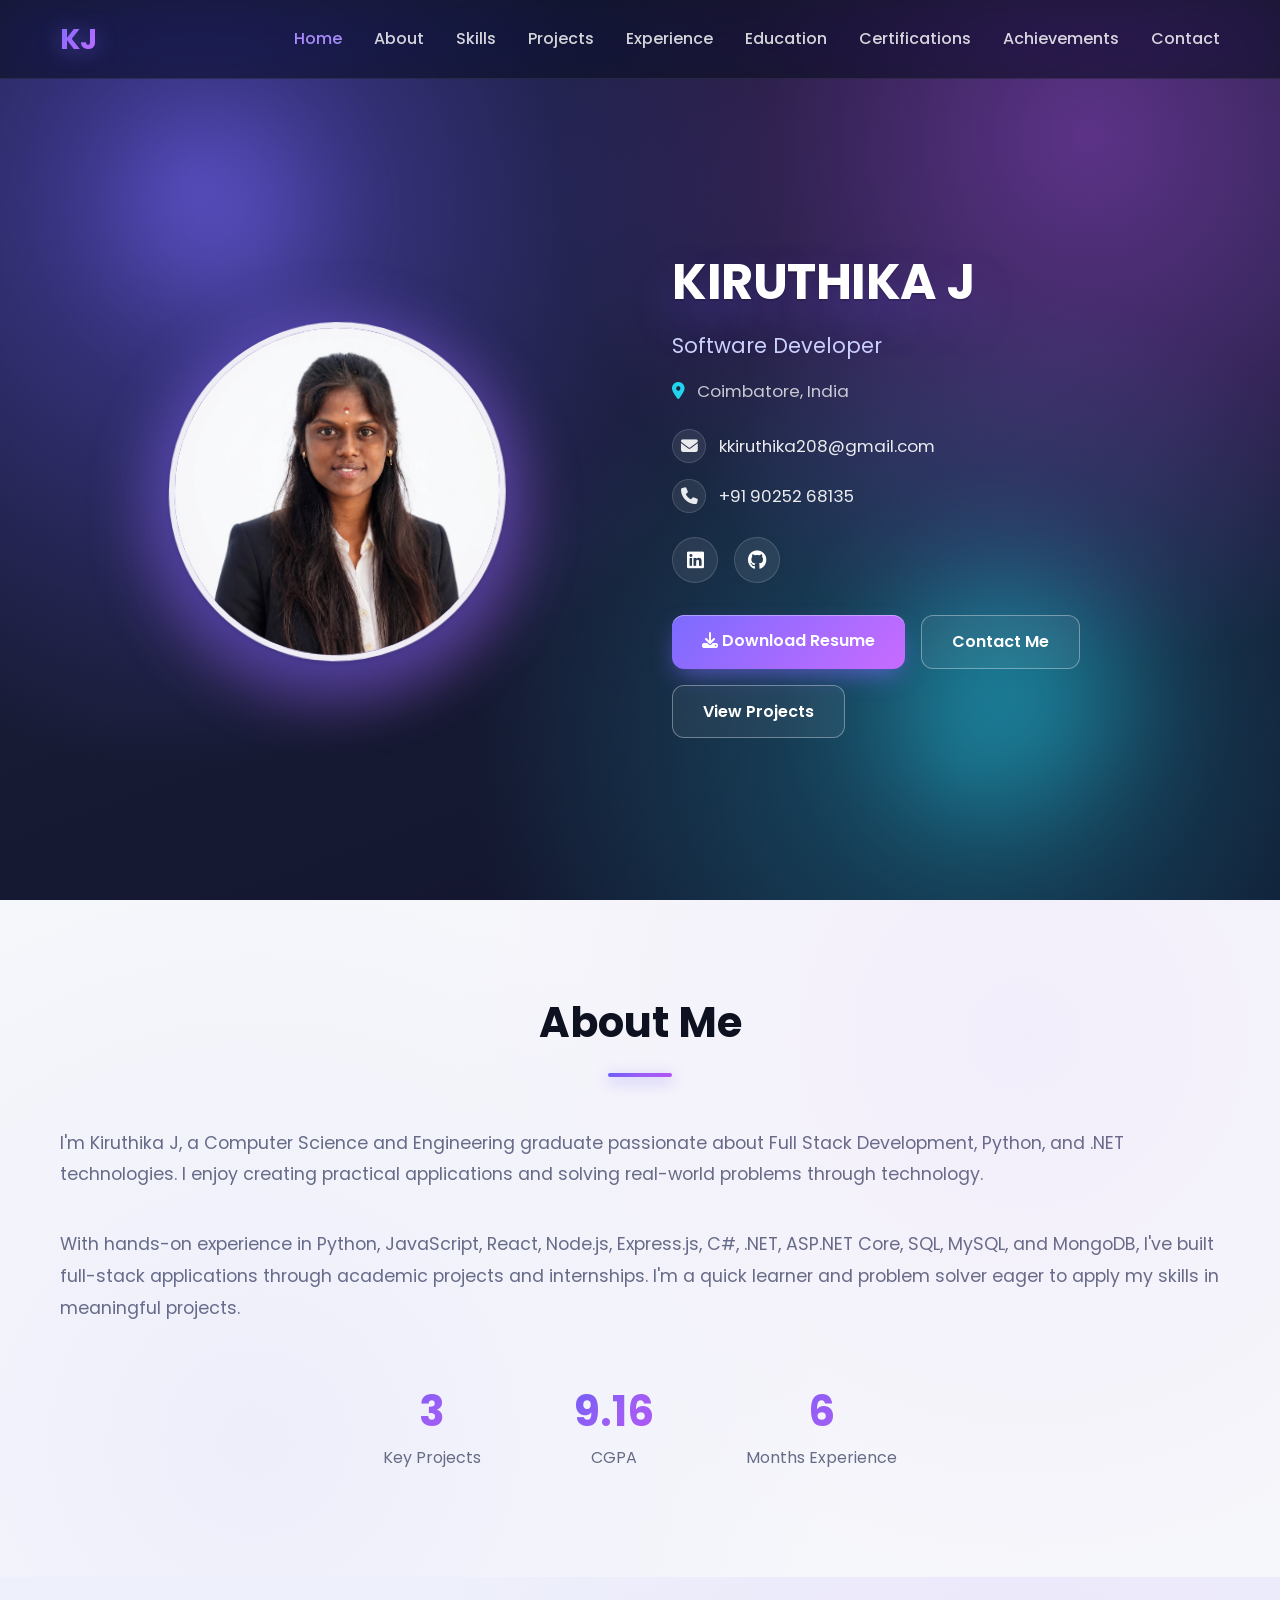
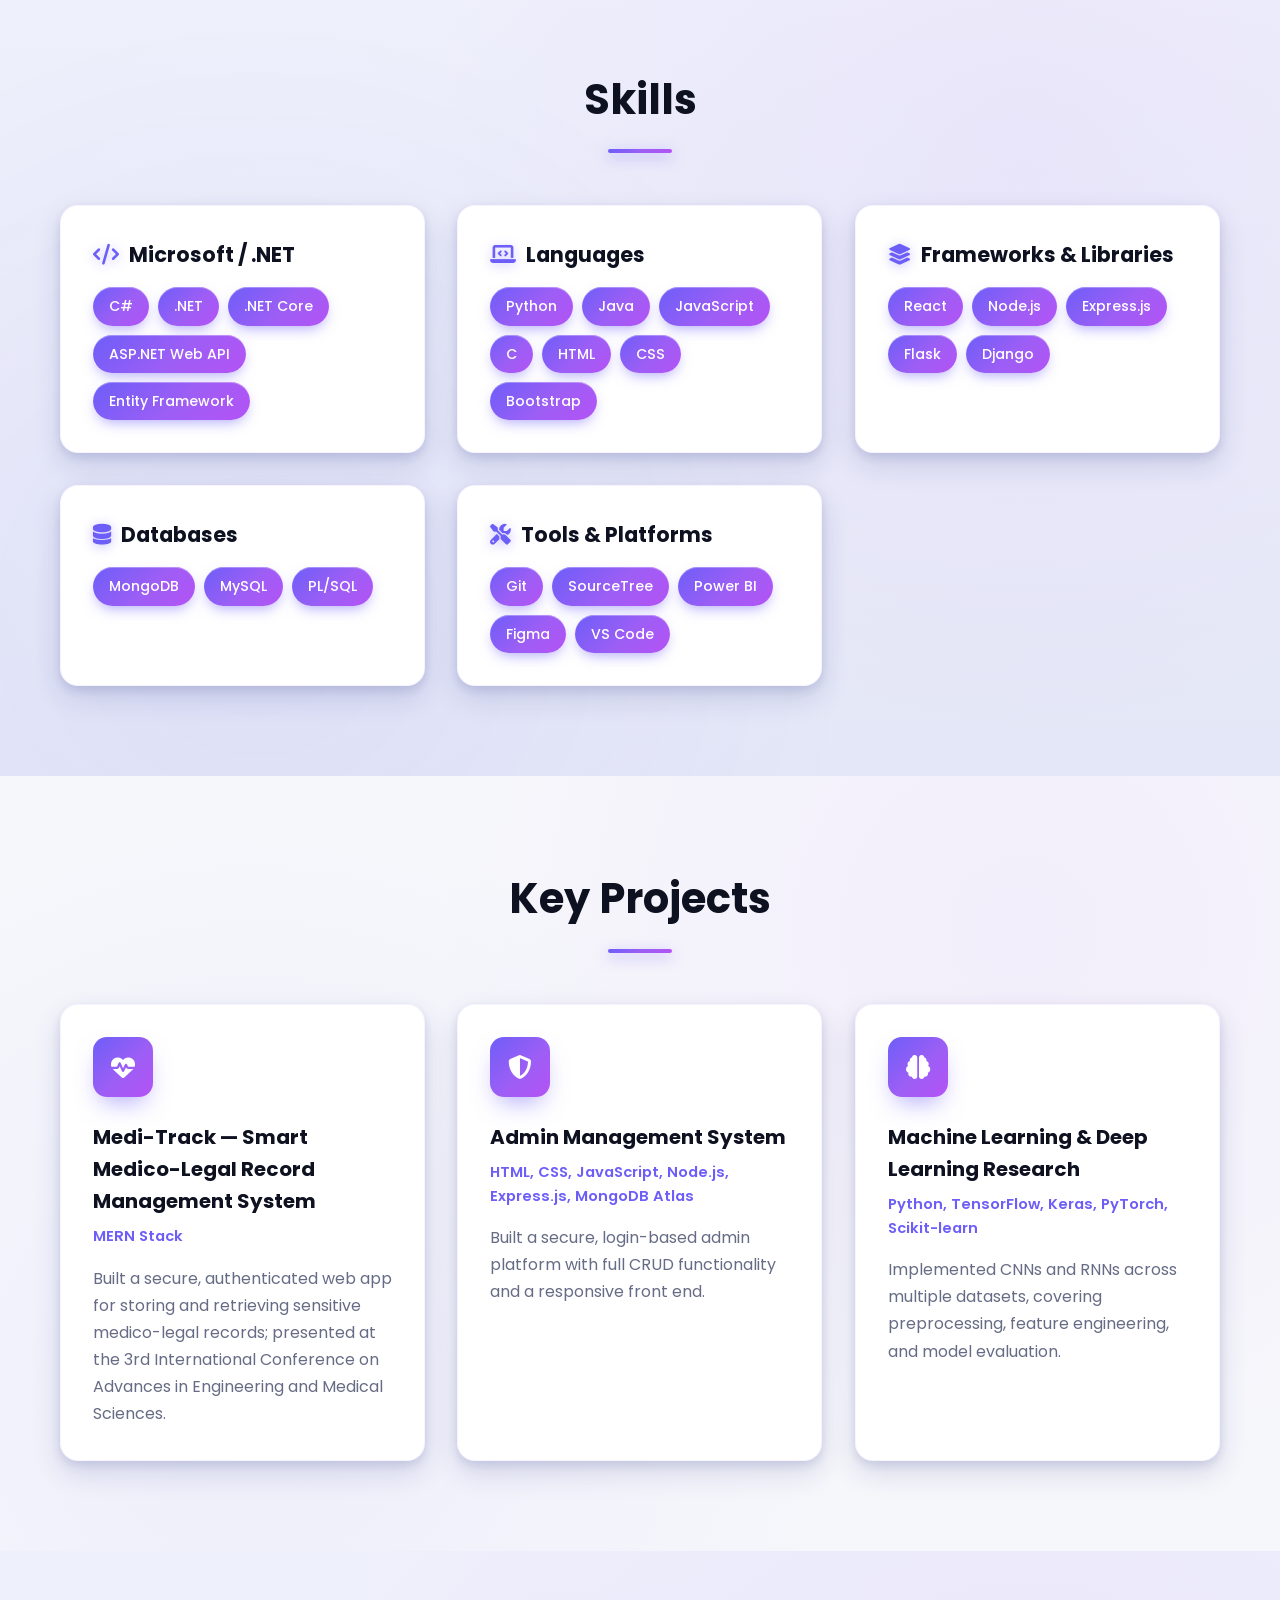
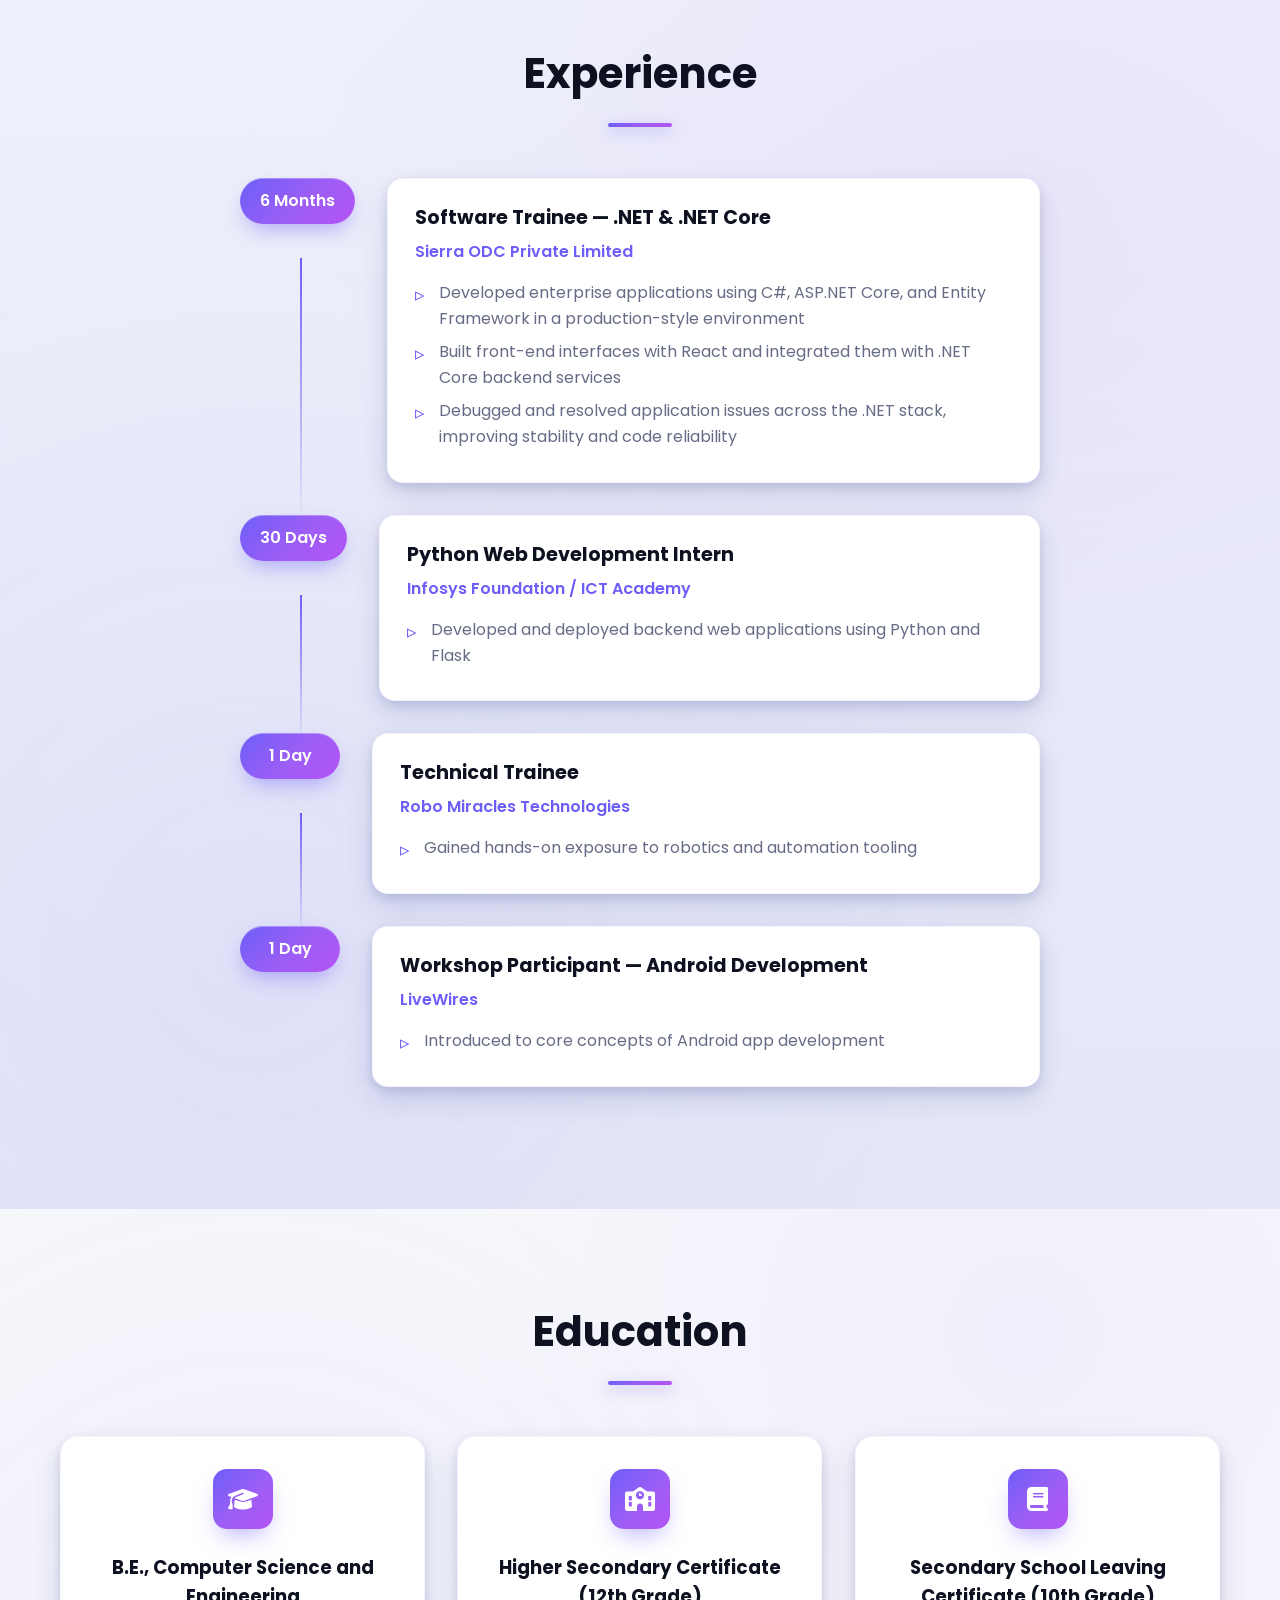
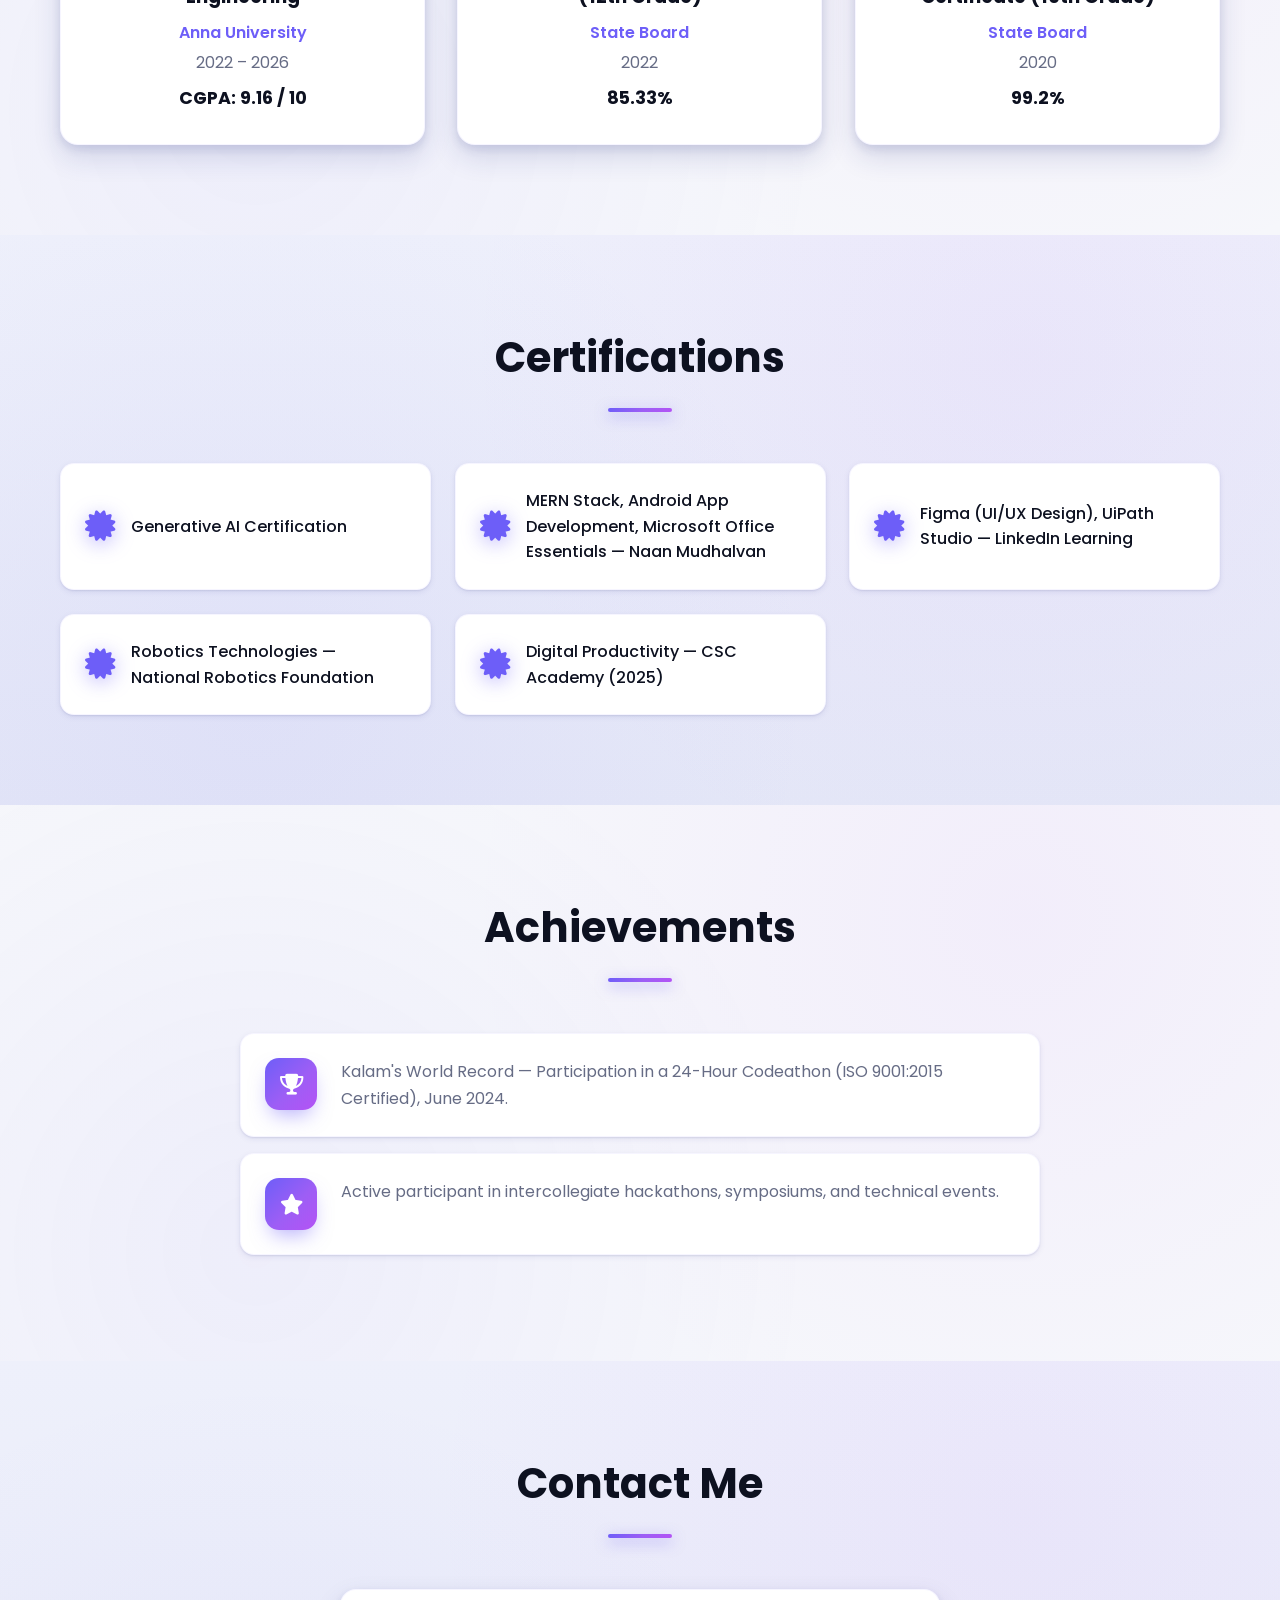
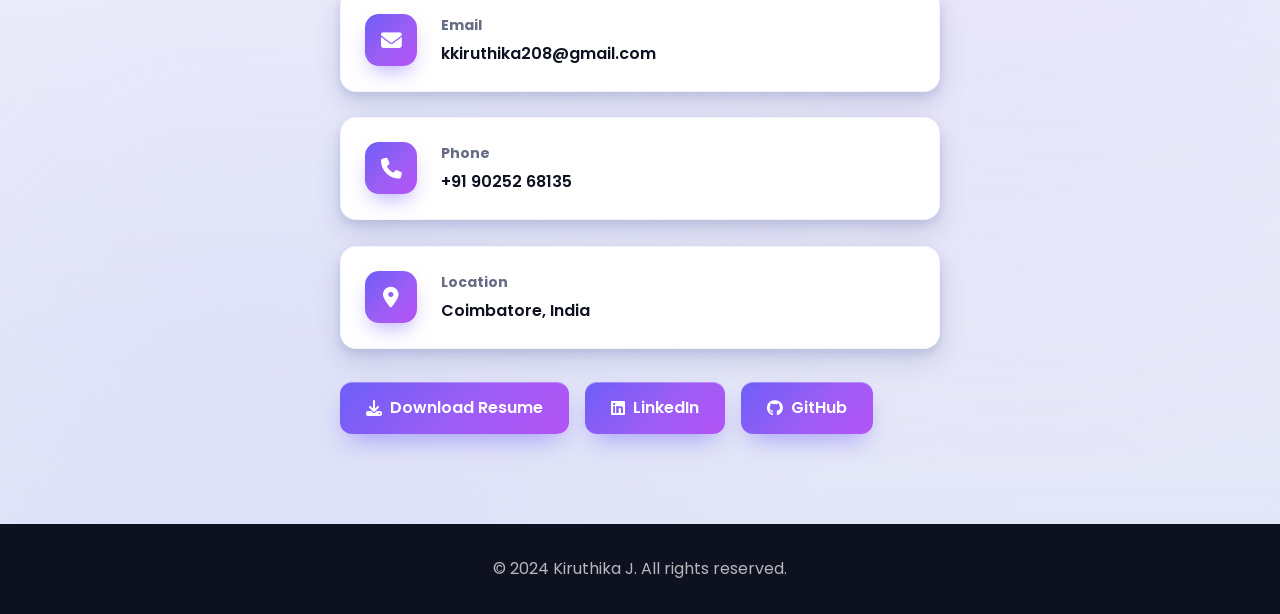
<file: index.html>
<!DOCTYPE html>
<html lang="en">
<head>
    <meta charset="UTF-8">
    <meta name="viewport" content="width=device-width, initial-scale=1.0">
    <title>Kiruthika J - Portfolio</title>
    <link rel="stylesheet" href="styles.css">
    <link rel="stylesheet" href="https://cdnjs.cloudflare.com/ajax/libs/font-awesome/6.4.0/css/all.min.css">
    <link rel="preconnect" href="https://fonts.googleapis.com">
    <link rel="preconnect" href="https://fonts.gstatic.com" crossorigin>
    <link href="https://fonts.googleapis.com/css2?family=Poppins:wght@300;400;500;600;700;800&display=swap" rel="stylesheet">
</head>
<body>
    <!-- Navigation -->
    <nav class="navbar">
        <div class="nav-container">
            <div class="nav-logo">KJ</div>
            <ul class="nav-menu">
                <li><a href="#home">Home</a></li>
                <li><a href="#about">About</a></li>
                <li><a href="#skills">Skills</a></li>
                <li><a href="#projects">Projects</a></li>
                <li><a href="#experience">Experience</a></li>
                <li><a href="#education">Education</a></li>
                <li><a href="#certifications">Certifications</a></li>
                <li><a href="#achievements">Achievements</a></li>
                <li><a href="#contact">Contact</a></li>
            </ul>
            <div class="hamburger">
                <span></span>
                <span></span>
                <span></span>
            </div>
        </div>
    </nav>

    <!-- Hero Section -->
    <section id="home" class="hero">
        <div class="hero-container">
            <div class="hero-content">
                <div class="hero-image">
                    <img src="kiruthika pic.png" alt="KIRUTHIKA J">
                </div>
                <div class="hero-text">
                    <h1>KIRUTHIKA J</h1>
                    <p class="hero-subtitle">Software Developer </p>
                    <p class="hero-location">
                        <i class="fas fa-map-marker-alt"></i> Coimbatore, India
                    </p>
                    <div class="hero-contact">
                        <a href="mailto:kkiruthika208@gmail.com" class="contact-link">
                            <i class="fas fa-envelope"></i> kkiruthika208@gmail.com
                        </a>
                        <a href="tel:+919025268135" class="contact-link">
                            <i class="fas fa-phone"></i> +91 90252 68135
                        </a>
                    </div>
                    <div class="hero-social">
                        <a href="https://www.linkedin.com/in/kiruthika-j-08880226b/" class="social-link" target="_blank"><i class="fab fa-linkedin"></i></a>
                        <a href="https://github.com/kiruthikajaganathan" class="social-link" target="_blank"><i class="fab fa-github"></i></a>
                    </div>
                    <div class="hero-buttons">
                        <a href="Kiruthika_J_Resume.pdf" download class="btn btn-primary"><i class="fas fa-download"></i> Download Resume</a>
                        <a href="#contact" class="btn btn-secondary">Contact Me</a>
                        <a href="#projects" class="btn btn-secondary">View Projects</a>
                    </div>
                </div>
            </div>
        </div>
    </section>

    <!-- About Section -->
    <section id="about" class="section">
        <div class="container">
            <h2 class="section-title fade-in">About Me</h2>
           
                <p class="about-text">
                    I'm Kiruthika J, a Computer Science and Engineering graduate passionate about Full Stack Development, Python, and .NET technologies. I enjoy creating practical applications and solving real-world problems through technology.
                </p>
                <p class="about-text">
                    With hands-on experience in Python, JavaScript, React, Node.js, Express.js, C#, .NET, ASP.NET Core, SQL, MySQL, and MongoDB, I've built full-stack applications through academic projects and internships. I'm a quick learner and problem solver eager to apply my skills in meaningful projects.
                </p>
                <div class="about-stats">
                    <div class="stat-item scale-in stagger-1">
                        <h3>3</h3>
                        <p>Key Projects</p>
                    </div>
                    <div class="stat-item scale-in stagger-2">
                        <h3>9.16</h3>
                        <p>CGPA</p>
                    </div>
                    <div class="stat-item scale-in stagger-3">
                        <h3>6</h3>
                        <p>Months Experience</p>
                    </div>
                </div>
            
        </div>
    </section>

    <!-- Skills Section -->
    <section id="skills" class="section section-alt">
        <div class="container">
            <h2 class="section-title fade-in">Skills</h2>
            <div class="skills-grid">
                <div class="skill-category slide-up stagger-1">
                    <h3><i class="fas fa-code"></i> Microsoft / .NET</h3>
                    <div class="skill-tags">
                        <span class="skill-tag">C#</span>
                        <span class="skill-tag">.NET</span>
                        <span class="skill-tag">.NET Core</span>
                        <span class="skill-tag">ASP.NET Web API</span>
                        <span class="skill-tag">Entity Framework</span>
                    </div>
                </div>
                <div class="skill-category slide-up stagger-2">
                    <h3><i class="fas fa-laptop-code"></i> Languages</h3>
                    <div class="skill-tags">
                        <span class="skill-tag">Python</span>
                        <span class="skill-tag">Java</span>
                        <span class="skill-tag">JavaScript</span>
                        <span class="skill-tag">C</span>
                        <span class="skill-tag">HTML</span>
                        <span class="skill-tag">CSS</span>
                        <span class="skill-tag">Bootstrap</span>
                    </div>
                </div>
                <div class="skill-category slide-up stagger-3">
                    <h3><i class="fas fa-layer-group"></i> Frameworks & Libraries</h3>
                    <div class="skill-tags">
                        <span class="skill-tag">React</span>
                        <span class="skill-tag">Node.js</span>
                        <span class="skill-tag">Express.js</span>
                        <span class="skill-tag">Flask</span>
                        <span class="skill-tag">Django</span>
                    </div>
                </div>
                <div class="skill-category slide-up stagger-4">
                    <h3><i class="fas fa-database"></i> Databases</h3>
                    <div class="skill-tags">
                        <span class="skill-tag">MongoDB</span>
                        <span class="skill-tag">MySQL</span>
                        <span class="skill-tag">PL/SQL</span>
                    </div>
                </div>
                <div class="skill-category slide-up stagger-5">
                    <h3><i class="fas fa-tools"></i> Tools & Platforms</h3>
                    <div class="skill-tags">
                        <span class="skill-tag">Git</span>
                        <span class="skill-tag">SourceTree</span>
                        <span class="skill-tag">Power BI</span>
                        <span class="skill-tag">Figma</span>
                        <span class="skill-tag">VS Code</span>
                    </div>
                </div>
            </div>
        </div>
    </section>

    <!-- Projects Section -->
    <section id="projects" class="section">
        <div class="container">
            <h2 class="section-title fade-in">Key Projects</h2>
            <div class="projects-grid">
                <div class="project-card slide-up stagger-1">
                    <div class="project-icon">
                        <i class="fas fa-heartbeat"></i>
                    </div>
                    <h3>Medi-Track — Smart Medico-Legal Record Management System</h3>
                    <p class="project-tech">MERN Stack</p>
                    <p class="project-description">
                        Built a secure, authenticated web app for storing and retrieving sensitive medico-legal records; 
                        presented at the 3rd International Conference on Advances in Engineering and Medical Sciences.
                    </p>
                </div>
                <div class="project-card slide-up stagger-2">
                    <div class="project-icon">
                        <i class="fas fa-shield-alt"></i>
                    </div>
                    <h3>Admin Management System</h3>
                    <p class="project-tech">HTML, CSS, JavaScript, Node.js, Express.js, MongoDB Atlas</p>
                    <p class="project-description">
                        Built a secure, login-based admin platform with full CRUD functionality and a responsive front end.
                    </p>
                </div>
                <div class="project-card slide-up stagger-3">
                    <div class="project-icon">
                        <i class="fas fa-brain"></i>
                    </div>
                    <h3>Machine Learning & Deep Learning Research</h3>
                    <p class="project-tech">Python, TensorFlow, Keras, PyTorch, Scikit-learn</p>
                    <p class="project-description">
                        Implemented CNNs and RNNs across multiple datasets, covering preprocessing, feature engineering, and model evaluation.
                    </p>
                </div>
            </div>
        </div>
    </section>

    <!-- Experience Section -->
    <section id="experience" class="section section-alt">
        <div class="container">
            <h2 class="section-title fade-in">Experience</h2>
            <div class="timeline">
                <div class="timeline-item slide-up stagger-1">
                    <div class="timeline-date">6 Months</div>
                    <div class="timeline-content">
                        <h3>Software Trainee — .NET & .NET Core</h3>
                        <p class="timeline-company">Sierra ODC Private Limited</p>
                        <ul class="timeline-points">
                            <li>Developed enterprise applications using C#, ASP.NET Core, and Entity Framework in a production-style environment</li>
                            <li>Built front-end interfaces with React and integrated them with .NET Core backend services</li>
                            <li>Debugged and resolved application issues across the .NET stack, improving stability and code reliability</li>
                        </ul>
                    </div>
                </div>
                <div class="timeline-item slide-up stagger-2">
                    <div class="timeline-date">30 Days</div>
                    <div class="timeline-content">
                        <h3>Python Web Development Intern</h3>
                        <p class="timeline-company">Infosys Foundation / ICT Academy</p>
                        <ul class="timeline-points">
                            <li>Developed and deployed backend web applications using Python and Flask</li>
                        </ul>
                    </div>
                </div>
                <div class="timeline-item slide-up stagger-3">
                    <div class="timeline-date">1 Day</div>
                    <div class="timeline-content">
                        <h3>Technical Trainee</h3>
                        <p class="timeline-company">Robo Miracles Technologies</p>
                        <ul class="timeline-points">
                            <li>Gained hands-on exposure to robotics and automation tooling</li>
                        </ul>
                    </div>
                </div>
                <div class="timeline-item slide-up stagger-4">
                    <div class="timeline-date">1 Day</div>
                    <div class="timeline-content">
                        <h3>Workshop Participant — Android Development</h3>
                        <p class="timeline-company">LiveWires</p>
                        <ul class="timeline-points">
                            <li>Introduced to core concepts of Android app development</li>
                        </ul>
                    </div>
                </div>
            </div>
        </div>
    </section>

    <!-- Education Section -->
    <section id="education" class="section">
        <div class="container">
            <h2 class="section-title fade-in">Education</h2>
            <div class="education-grid">
                <div class="education-card slide-up stagger-1">
                    <div class="education-icon">
                        <i class="fas fa-graduation-cap"></i>
                    </div>
                    <h3>B.E., Computer Science and Engineering</h3>
                    <p class="education-school">Anna University</p>
                    <p class="education-year">2022 – 2026</p>
                    <p class="education-grade">CGPA: 9.16 / 10</p>
                </div>
                <div class="education-card slide-up stagger-2">
                    <div class="education-icon">
                        <i class="fas fa-school"></i>
                    </div>
                    <h3>Higher Secondary Certificate (12th Grade)</h3>
                    <p class="education-school">State Board</p>
                    <p class="education-year">2022</p>
                    <p class="education-grade">85.33%</p>
                </div>
                <div class="education-card slide-up stagger-3">
                    <div class="education-icon">
                        <i class="fas fa-book"></i>
                    </div>
                    <h3>Secondary School Leaving Certificate (10th Grade)</h3>
                    <p class="education-school">State Board</p>
                    <p class="education-year">2020</p>
                    <p class="education-grade">99.2%</p>
                </div>
            </div>
        </div>
    </section>

    <!-- Certifications Section -->
    <section id="certifications" class="section section-alt">
        <div class="container">
            <h2 class="section-title fade-in">Certifications</h2>
            <div class="certifications-grid">
                <div class="cert-card slide-up stagger-1">
                    <i class="fas fa-certificate"></i>
                    <h3>Generative AI Certification</h3>
                </div>
                <div class="cert-card slide-up stagger-2">
                    <i class="fas fa-certificate"></i>
                    <h3>MERN Stack, Android App Development, Microsoft Office Essentials — Naan Mudhalvan</h3>
                </div>
                <div class="cert-card slide-up stagger-3">
                    <i class="fas fa-certificate"></i>
                    <h3>Figma (UI/UX Design), UiPath Studio — LinkedIn Learning</h3>
                </div>
                <div class="cert-card slide-up stagger-4">
                    <i class="fas fa-certificate"></i>
                    <h3>Robotics Technologies — National Robotics Foundation</h3>
                </div>
                <div class="cert-card slide-up stagger-5">
                    <i class="fas fa-certificate"></i>
                    <h3>Digital Productivity — CSC Academy (2025)</h3>
                </div>
            </div>
        </div>
    </section>

    <!-- Achievements Section -->
    <section id="achievements" class="section">
        <div class="container">
            <h2 class="section-title fade-in">Achievements</h2>
            <div class="achievements-list">
                <div class="achievement-item slide-up stagger-1">
                    <div class="achievement-icon">
                        <i class="fas fa-trophy"></i>
                    </div>
                    <p>Kalam's World Record — Participation in a 24-Hour Codeathon (ISO 9001:2015 Certified), June 2024.</p>
                </div>
                <div class="achievement-item slide-up stagger-2">
                    <div class="achievement-icon">
                        <i class="fas fa-star"></i>
                    </div>
                    <p>Active participant in intercollegiate hackathons, symposiums, and technical events.</p>
                </div>
            </div>
        </div>
    </section>

    <!-- Contact Section -->
    <section id="contact" class="section section-alt">
        <div class="container">
            <h2 class="section-title fade-in">Contact Me</h2>
            <div class="contact-content slide-up">
                <div class="contact-info">
                    <div class="contact-item stagger-1">
                        <i class="fas fa-envelope"></i>
                        <div>
                            <h4>Email</h4>
                            <a href="mailto:kkiruthika208@gmail.com">kkiruthika208@gmail.com</a>
                        </div>
                    </div>
                    <div class="contact-item stagger-2">
                        <i class="fas fa-phone"></i>
                        <div>
                            <h4>Phone</h4>
                            <a href="tel:+919025268135">+91 90252 68135</a>
                        </div>
                    </div>
                    <div class="contact-item stagger-3">
                        <i class="fas fa-map-marker-alt"></i>
                        <div>
                            <h4>Location</h4>
                            <p>Coimbatore, India</p>
                        </div>
                    </div>
                    <div class="contact-social">
                        <a href="Kiruthika_J_Resume.pdf" download class="social-btn"><i class="fas fa-download"></i> Download Resume</a>
                        <a href="https://www.linkedin.com/in/kiruthika-j-08880226b/" class="social-btn" target="_blank"><i class="fab fa-linkedin"></i> LinkedIn</a>
                        <a href="https://github.com/kiruthikajaganathan" class="social-btn" target="_blank"><i class="fab fa-github"></i> GitHub</a>
                    </div>
                </div>
            </div>
        </div>
    </section>

    <!-- Footer -->
    <footer class="footer">
        <div class="container">
            <p>&copy; 2024 Kiruthika J. All rights reserved.</p>
        </div>
    </footer>

    <script src="script.js"></script>
</body>
</html>
</file>
<file: styles.css>
/* Reset and Base Styles */
* {
    margin: 0;
    padding: 0;
    box-sizing: border-box;
}

:root {
    /* Deepened, richer identity — same indigo/violet family, more range */
    --primary-color: #6d5ef8;
    --primary-color-dark: #5142d6;
    --secondary-color: #b453f5;
    --dark-color: #0d1120;
    --surface-dark: #12162a;
    --light-color: #f6f7fb;
    --text-color: #2b2f45;
    --text-light: #666c85;
    --accent-color: #22d3ee;
    --gradient: linear-gradient(135deg, #6d5ef8 0%, #9d5ef5 55%, #b453f5 100%);
    --gradient-glow: linear-gradient(135deg, #7c6bff 0%, #c86bff 100%);
    --shadow-color: 234deg 60% 30%;
    /* Elevation system — layered, colored shadows instead of flat grey */
    --e1: 0 1px 2px hsl(var(--shadow-color) / 0.10), 0 2px 6px hsl(var(--shadow-color) / 0.08);
    --e2: 0 4px 10px hsl(var(--shadow-color) / 0.12), 0 12px 28px hsl(var(--shadow-color) / 0.14);
    --e3: 0 10px 24px hsl(var(--shadow-color) / 0.16), 0 24px 56px hsl(var(--shadow-color) / 0.20);
    --e-glow: 0 0 0 1px rgba(255,255,255,0.06), 0 20px 60px -12px rgba(109, 94, 248, 0.55);
}

body {
    font-family: 'Poppins', sans-serif;
    line-height: 1.6;
    color: var(--text-color);
    background-color: var(--light-color);
    overflow-x: hidden;
}

html {
    scroll-behavior: smooth;
}

/* ---------- Scroll Animations ---------- */
.fade-in {
    opacity: 0;
    transform: translateY(30px);
    transition: opacity 0.6s ease, transform 0.6s ease;
}
.fade-in.visible { opacity: 1; transform: translateY(0); }

.slide-up {
    opacity: 0;
    transform: translateY(50px) rotateX(6deg);
    transition: opacity 0.8s ease, transform 0.8s cubic-bezier(.22,.9,.34,1);
    transform-style: preserve-3d;
}
.slide-up.visible { opacity: 1; transform: translateY(0) rotateX(0); }

.slide-left {
    opacity: 0;
    transform: translateX(-50px);
    transition: opacity 0.8s ease, transform 0.8s ease;
}
.slide-left.visible { opacity: 1; transform: translateX(0); }

.slide-right {
    opacity: 0;
    transform: translateX(50px);
    transition: opacity 0.8s ease, transform 0.8s ease;
}
.slide-right.visible { opacity: 1; transform: translateX(0); }

.scale-in {
    opacity: 0;
    transform: scale(0.8);
    transition: opacity 0.6s ease, transform 0.6s cubic-bezier(.34,1.56,.64,1);
}
.scale-in.visible { opacity: 1; transform: scale(1); }

.stagger-1 { transition-delay: 0.1s; }
.stagger-2 { transition-delay: 0.2s; }
.stagger-3 { transition-delay: 0.3s; }
.stagger-4 { transition-delay: 0.4s; }
.stagger-5 { transition-delay: 0.5s; }
.stagger-6 { transition-delay: 0.6s; }

.container {
    max-width: 1200px;
    margin: 0 auto;
    padding: 0 20px;
}

/* ---------- Navigation ---------- */
.navbar {
    background: rgba(13, 17, 32, 0.65);
    backdrop-filter: blur(16px) saturate(160%);
    -webkit-backdrop-filter: blur(16px) saturate(160%);
    position: fixed;
    top: 0;
    width: 100%;
    z-index: 1000;
    border-bottom: 1px solid rgba(255,255,255,0.08);
    transition: box-shadow .3s ease, background .3s ease;
}

.nav-container {
    max-width: 1200px;
    margin: 0 auto;
    padding: 1rem 20px;
    display: flex;
    justify-content: space-between;
    align-items: center;
}

.nav-logo {
    font-size: 1.8rem;
    font-weight: bold;
    background: var(--gradient-glow);
    -webkit-background-clip: text;
    -webkit-text-fill-color: transparent;
    background-clip: text;
    filter: drop-shadow(0 2px 10px rgba(124,107,255,0.5));
}

.nav-menu {
    display: flex;
    list-style: none;
    gap: 2rem;
}

.nav-menu a {
    text-decoration: none;
    color: rgba(255,255,255,0.82);
    font-weight: 500;
    transition: color 0.3s ease;
    position: relative;
    padding-bottom: 3px;
}

.nav-menu a::after{
    content:'';
    position:absolute; left:0; bottom:-2px;
    width:0; height:2px;
    background: var(--gradient-glow);
    transition: width .25s ease;
    border-radius: 2px;
}

.nav-menu a:hover { color: #ffffff; }
.nav-menu a:hover::after{ width: 100%; }

.hamburger {
    display: none;
    flex-direction: column;
    cursor: pointer;
    gap: 5px;
}

.hamburger span {
    width: 25px;
    height: 3px;
    background: #ffffff;
    transition: 0.3s;
    border-radius: 2px;
}

/* ---------- Hero Section ---------- */
.hero {
    min-height: 100vh;
    display: flex;
    align-items: center;
    position: relative;
    background:
        radial-gradient(circle at 15% 20%, rgba(109,94,248,0.55) 0%, transparent 45%),
        radial-gradient(circle at 85% 15%, rgba(180,83,245,0.45) 0%, transparent 40%),
        radial-gradient(circle at 75% 85%, rgba(34,211,238,0.30) 0%, transparent 40%),
        linear-gradient(160deg, #0d1120 0%, #171b34 55%, #10132a 100%);
    padding-top: 80px;
    overflow: hidden;
}

/* floating ambient orbs — signature depth layer */
.hero::before,
.hero::after{
    content:'';
    position:absolute;
    border-radius:50%;
    filter: blur(50px);
    opacity:.55;
    pointer-events:none;
    animation: float-orb 12s ease-in-out infinite;
}
.hero::before{
    width:280px; height:280px;
    background: radial-gradient(circle, #7c6bff, transparent 70%);
    top:8%; left:6%;
}
.hero::after{
    width:340px; height:340px;
    background: radial-gradient(circle, #22d3ee, transparent 70%);
    bottom:4%; right:8%;
    animation-delay: -6s;
}
@keyframes float-orb{
    0%, 100% { transform: translate(0,0) scale(1); }
    50% { transform: translate(20px,-30px) scale(1.08); }
}

.hero-container {
    max-width: 1200px;
    margin: 0 auto;
    padding: 0 20px;
    width: 100%;
    position: relative;
    z-index: 2;
}

.hero-content {
    display: flex;
    align-items: center;
    gap: 4rem;
    flex-wrap: wrap;
}

.hero-image {
    flex: 1;
    min-width: 300px;
    display: flex;
    justify-content: center;
    perspective: 1200px;
}

.hero-image {
    position: relative;
}

/* soft glow ring sitting behind the circular photo for depth */
.hero-image::before {
    content: '';
    position: absolute;
    width: 380px;
    height: 380px;
    border-radius: 50%;
    background: var(--gradient-glow);
    filter: blur(30px);
    opacity: 0.45;
    z-index: 0;
    animation: float-orb 8s ease-in-out infinite;
}

.hero-image img {
    width: 340px;
    height: 340px;
    border-radius: 50%;
    object-fit: cover;
    object-position: center 20%;
    border: 6px solid rgba(255,255,255,0.9);
    position: relative;
    z-index: 1;
    box-shadow:
        0 2px 4px rgba(0,0,0,0.15),
        0 25px 60px -10px rgba(109,94,248,0.55),
        0 45px 90px -20px rgba(0,0,0,0.55);
    transform: rotateY(var(--ry, -8deg)) rotateX(var(--rx, 4deg)) translateZ(0);
    transition: transform .4s cubic-bezier(.22,.9,.34,1), box-shadow .4s ease;
    will-change: transform;
}

.hero-image:hover img{
    box-shadow:
        0 2px 4px rgba(0,0,0,0.15),
        0 35px 80px -10px rgba(109,94,248,0.7),
        0 55px 100px -20px rgba(0,0,0,0.6);
}

.hero-text {
    flex: 1;
    min-width: 300px;
    color: white;
}

.hero-text h1 {
    font-size: 3.1rem;
    margin-bottom: 0.5rem;
    font-weight: 700;
    letter-spacing: -0.01em;
    text-shadow: 0 2px 0 rgba(0,0,0,0.15), 0 20px 40px rgba(109,94,248,0.35);
}

.hero-subtitle {
    font-size: 1.3rem;
    margin-bottom: 1rem;
    color: #cbd0ff;
    min-height: 1.6em;
}

.hero-location {
    font-size: 1.05rem;
    margin-bottom: 1.5rem;
    color: rgba(255,255,255,0.75);
}

.hero-location i { margin-right: 0.5rem; color: var(--accent-color); }

.hero-contact {
    display: flex;
    flex-direction: column;
    gap: 1rem;
    margin-bottom: 1.5rem;
}

.contact-link {
    color: rgba(255,255,255,0.9);
    text-decoration: none;
    display: flex;
    align-items: center;
    gap: 0.8rem;
    font-size: 1.05rem;
    transition: transform .25s ease, color 0.3s ease;
    width: fit-content;
}

.contact-link i{
    width: 34px; height: 34px;
    display: flex; align-items: center; justify-content: center;
    border-radius: 50%;
    background: rgba(255,255,255,0.08);
    border: 1px solid rgba(255,255,255,0.14);
}

.contact-link:hover { color: var(--accent-color); transform: translateX(4px); }

.hero-social {
    display: flex;
    gap: 1rem;
    margin-bottom: 2rem;
}

.social-link {
    width: 46px;
    height: 46px;
    border-radius: 50%;
    background: rgba(255, 255, 255, 0.08);
    border: 1px solid rgba(255,255,255,0.15);
    display: flex;
    align-items: center;
    justify-content: center;
    color: white;
    text-decoration: none;
    font-size: 1.2rem;
    transition: all 0.3s cubic-bezier(.34,1.56,.64,1);
}

.social-link:hover {
    background: var(--gradient-glow);
    border-color: transparent;
    transform: translateY(-4px) rotateZ(-6deg);
    box-shadow: 0 14px 26px -8px rgba(124,107,255,0.7);
}

.hero-buttons {
    display: flex;
    gap: 1rem;
    flex-wrap: wrap;
}

.btn {
    padding: 13px 30px;
    border-radius: 12px;
    text-decoration: none;
    font-weight: 600;
    transition: transform 0.2s ease, box-shadow 0.2s ease;
    display: inline-block;
    position: relative;
}

.btn-primary {
    background: var(--gradient-glow);
    color: #fff;
    box-shadow: 0 10px 24px -6px rgba(124,107,255,0.65), inset 0 1px 0 rgba(255,255,255,0.35);
}

.btn-primary:hover {
    transform: translateY(-4px);
    box-shadow: 0 18px 34px -8px rgba(124,107,255,0.8), inset 0 1px 0 rgba(255,255,255,0.35);
}
.btn-primary:active{ transform: translateY(-1px); }

.btn-secondary {
    background: rgba(255,255,255,0.06);
    color: white;
    border: 1.5px solid rgba(255,255,255,0.35);
    backdrop-filter: blur(6px);
}

.btn-secondary:hover {
    background: rgba(255, 255, 255, 0.14);
    border-color: #fff;
    transform: translateY(-4px);
}

/* ---------- Section Styles ---------- */
.section {
    padding: 90px 0;
    position: relative;
    perspective: 1400px;
}

.section::before {
    content: '';
    position: absolute;
    top: 0; left: 0; right: 0; bottom: 0;
    background:
        radial-gradient(circle at 20% 80%, rgba(109, 94, 248, 0.06) 0%, transparent 50%),
        radial-gradient(circle at 80% 20%, rgba(180, 83, 245, 0.06) 0%, transparent 50%);
    pointer-events: none;
}

.section-alt {
    background: linear-gradient(180deg, #eef0fb 0%, #e4e7f7 100%);
}

.section-title {
    font-size: 2.6rem;
    text-align: center;
    margin-bottom: 3.2rem;
    color: var(--dark-color);
    position: relative;
    font-weight: 700;
}

.section-title::after {
    content: '';
    display: block;
    width: 64px;
    height: 4px;
    background: var(--gradient);
    margin: 1rem auto 0;
    border-radius: 2px;
    box-shadow: 0 4px 14px rgba(109,94,248,0.5);
}

/* ---------- Shared 3D tilt-card mechanics ---------- */
/* JS sets --mx / --my (0-100) and toggles .tilt-active for a live glare + rotation */
.skill-category,
.project-card,
.education-card,
.cert-card,
.achievement-item,
.contact-item,
.timeline-content {
    transform-style: preserve-3d;
    transform: perspective(900px) rotateX(calc((var(--my, 50) - 50) * -0.18deg)) rotateY(calc((var(--mx, 50) - 50) * 0.18deg));
    transition: transform .35s cubic-bezier(.22,.9,.34,1), box-shadow .35s ease;
    will-change: transform;
    position: relative;
}

.skill-category::after,
.project-card::after,
.education-card::after,
.cert-card::after {
    content:'';
    position:absolute; inset:0;
    border-radius: inherit;
    background: radial-gradient(420px circle at calc(var(--mx,50) * 1%) calc(var(--my,50) * 1%), rgba(255,255,255,0.35), transparent 60%);
    opacity: 0;
    transition: opacity .3s ease;
    pointer-events: none;
}
.skill-category:hover::after,
.project-card:hover::after,
.education-card:hover::after,
.cert-card:hover::after { opacity: 1; }

/* ---------- About Section ---------- */
.about-content {
    max-width: 800px;
    margin: 0 auto;
    text-align: center;
    background: #ffffff;
    padding: 3rem;
    border-radius: 22px;
    box-shadow: var(--e3);
    border: 1px solid rgba(109,94,248,0.08);
    position: relative;
    z-index: 1;
}

.about-text {
    font-size: 1.1rem;
    line-height: 1.8;
    color: var(--text-light);
    margin-bottom: 2.4rem;
}

.about-stats {
    display: flex;
    justify-content: center;
    gap: 3rem;
    flex-wrap: wrap;
}

.stat-item {
    text-align: center;
    padding: 1rem 1.4rem;
    border-radius: 16px;
    transition: transform .3s cubic-bezier(.34,1.56,.64,1);
}
.stat-item:hover{ transform: translateY(-6px) scale(1.04); }

.stat-item h3 {
    font-size: 2.6rem;
    background: var(--gradient);
    -webkit-background-clip: text;
    -webkit-text-fill-color: transparent;
    background-clip: text;
    font-weight: 700;
}

.stat-item p {
    color: var(--text-light);
    font-size: 1rem;
}

/* ---------- Skills Section ---------- */
.skills-grid {
    display: grid;
    grid-template-columns: repeat(auto-fit, minmax(300px, 1fr));
    gap: 2rem;
    position: relative;
    z-index: 1;
}

.skill-category {
    background: #ffffff;
    padding: 2rem;
    border-radius: 18px;
    box-shadow: var(--e2);
    border: 1px solid rgba(109,94,248,0.06);
    overflow: hidden;
}

.skill-category::before {
    content: '';
    position: absolute;
    top: 0; left: 0; right: 0;
    height: 4px;
    background: var(--gradient);
    transform: scaleX(0);
    transform-origin: left;
    transition: transform 0.3s ease;
    border-radius: 18px 18px 0 0;
}

.skill-category:hover::before { transform: scaleX(1); }

.skill-category:hover {
    box-shadow: var(--e3);
}

.skill-category h3 {
    font-size: 1.3rem;
    margin-bottom: 1rem;
    color: var(--dark-color);
    display: flex;
    align-items: center;
    gap: 0.6rem;
}

.skill-category h3 i {
    color: var(--primary-color);
    filter: drop-shadow(0 2px 6px rgba(109,94,248,0.4));
}

.skill-tags {
    display: flex;
    flex-wrap: wrap;
    gap: 0.55rem;
}

.skill-tag {
    background: var(--gradient);
    color: white;
    padding: 8px 16px;
    border-radius: 20px;
    font-size: 0.88rem;
    font-weight: 500;
    box-shadow: 0 6px 14px -4px rgba(109,94,248,0.55), inset 0 1px 0 rgba(255,255,255,0.3);
    transition: transform .2s ease;
}
.skill-tag:hover{ transform: translateY(-3px) scale(1.05); }

/* ---------- Projects Section ---------- */
.projects-grid {
    display: grid;
    grid-template-columns: repeat(auto-fit, minmax(350px, 1fr));
    gap: 2rem;
    position: relative;
    z-index: 1;
}

.project-card {
    background: #ffffff;
    padding: 2rem;
    border-radius: 18px;
    box-shadow: var(--e2);
    border: 1px solid rgba(109,94,248,0.06);
    overflow: hidden;
}

.project-image {
    width: 100%;
    height: 200px;
    object-fit: cover;
    border-radius: 12px;
    margin-bottom: 1.5rem;
    transition: transform 0.3s ease;
}
.project-card:hover .project-image { transform: scale(1.05); }

.project-card::before {
    content: '';
    position: absolute;
    top: 0; left: 0; right: 0;
    height: 4px;
    background: var(--gradient);
    transform: scaleX(0);
    transform-origin: left;
    transition: transform 0.3s ease;
    border-radius: 18px 18px 0 0;
}
.project-card:hover::before { transform: scaleX(1); }
.project-card:hover { box-shadow: var(--e3); }

.project-icon {
    width: 60px;
    height: 60px;
    background: var(--gradient);
    border-radius: 14px;
    display: flex;
    align-items: center;
    justify-content: center;
    color: white;
    font-size: 1.5rem;
    margin-bottom: 1.5rem;
    box-shadow: 0 12px 24px -8px rgba(109,94,248,0.55);
    transform: translateZ(20px);
}

.project-card h3 {
    font-size: 1.25rem;
    margin-bottom: 0.5rem;
    color: var(--dark-color);
}

.project-tech {
    color: var(--primary-color);
    font-weight: 600;
    margin-bottom: 1rem;
    font-size: 0.92rem;
}

.project-description {
    color: var(--text-light);
    line-height: 1.7;
}

/* ---------- Experience Section ---------- */
.timeline {
    max-width: 800px;
    margin: 0 auto;
    position: relative;
    z-index: 1;
}

.timeline-item {
    display: flex;
    gap: 2rem;
    margin-bottom: 2rem;
    position: relative;
}

.timeline-item:not(:last-child)::after {
    content: '';
    position: absolute;
    left: 60px;
    top: 80px;
    bottom: -40px;
    width: 2px;
    background: linear-gradient(180deg, var(--primary-color), transparent);
}

.timeline-date {
    min-width: 100px;
    background: var(--gradient);
    color: white;
    padding: 10px 20px;
    border-radius: 25px;
    text-align: center;
    font-weight: 600;
    height: fit-content;
    box-shadow: 0 10px 22px -6px rgba(109, 94, 248, 0.5), inset 0 1px 0 rgba(255,255,255,0.3);
}

.timeline-content {
    flex: 1;
    background: white;
    padding: 1.5rem 1.7rem;
    border-radius: 16px;
    box-shadow: var(--e2);
    border: 1px solid rgba(109,94,248,0.06);
}

.timeline-content::before {
    content: '';
    position: absolute;
    top: 0; left: 0; right: 0;
    height: 3px;
    background: var(--gradient);
    transform: scaleX(0);
    transform-origin: left;
    transition: transform 0.3s ease;
}
.timeline-content:hover::before { transform: scaleX(1); }
.timeline-content:hover { box-shadow: var(--e3); }

.timeline-content h3 {
    font-size: 1.2rem;
    margin-bottom: 0.3rem;
    color: var(--dark-color);
}

.timeline-company {
    color: var(--primary-color);
    font-weight: 600;
    margin-bottom: 1rem;
}

.timeline-points { list-style: none; padding-left: 0; }

.timeline-points li {
    position: relative;
    padding-left: 1.5rem;
    margin-bottom: 0.5rem;
    color: var(--text-light);
}

.timeline-points li::before {
    content: '▹';
    position: absolute;
    left: 0;
    color: var(--primary-color);
    font-size: 1.2rem;
}

/* ---------- Education Section ---------- */
.education-grid {
    display: grid;
    grid-template-columns: repeat(auto-fit, minmax(300px, 1fr));
    gap: 2rem;
    position: relative;
    z-index: 1;
}

.education-card {
    background: white;
    padding: 2rem;
    border-radius: 18px;
    box-shadow: var(--e2);
    border: 1px solid rgba(109,94,248,0.06);
    text-align: center;
    overflow: hidden;
}

.education-card::before {
    content: '';
    position: absolute;
    top: 0; left: 0; right: 0;
    height: 4px;
    background: var(--gradient);
    transform: scaleX(0);
    transform-origin: left;
    transition: transform 0.3s ease;
}
.education-card:hover::before { transform: scaleX(1); }
.education-card:hover { box-shadow: var(--e3); }

.education-icon {
    width: 60px;
    height: 60px;
    background: var(--gradient);
    border-radius: 14px;
    display: flex;
    align-items: center;
    justify-content: center;
    color: white;
    font-size: 1.5rem;
    margin: 0 auto 1.5rem;
    box-shadow: 0 12px 24px -8px rgba(109,94,248,0.5);
}

.education-card h3 {
    font-size: 1.15rem;
    margin-bottom: 0.5rem;
    color: var(--dark-color);
}

.education-school { color: var(--primary-color); font-weight: 600; margin-bottom: 0.3rem; }
.education-year { color: var(--text-light); margin-bottom: 0.5rem; }
.education-grade { font-weight: 700; color: var(--dark-color); font-size: 1.1rem; }

/* ---------- Certifications Section ---------- */
.certifications-grid {
    display: grid;
    grid-template-columns: repeat(auto-fit, minmax(280px, 1fr));
    gap: 1.5rem;
    position: relative;
    z-index: 1;
}

.cert-card {
    background: white;
    padding: 1.5rem;
    border-radius: 14px;
    display: flex;
    align-items: center;
    gap: 1rem;
    box-shadow: var(--e1);
    border: 1px solid rgba(109,94,248,0.06);
    overflow: hidden;
}

.cert-card::before {
    content: '';
    position: absolute;
    top: 0; left: 0; right: 0;
    height: 3px;
    background: var(--gradient);
    transform: scaleX(0);
    transform-origin: left;
    transition: transform 0.3s ease;
}
.cert-card:hover::before { transform: scaleX(1); }
.cert-card:hover { box-shadow: var(--e2); }

.cert-card i {
    font-size: 1.9rem;
    color: var(--primary-color);
    filter: drop-shadow(0 4px 10px rgba(109,94,248,0.4));
}

.cert-card h3 { font-size: 1rem; color: var(--dark-color); font-weight: 500; }

/* ---------- Achievements Section ---------- */
.achievements-list {
    max-width: 800px;
    margin: 0 auto;
    position: relative;
    z-index: 1;
}

.achievement-item {
    display: flex;
    align-items: flex-start;
    gap: 1.5rem;
    background: white;
    padding: 1.5rem;
    border-radius: 14px;
    margin-bottom: 1rem;
    box-shadow: var(--e1);
    border: 1px solid rgba(109,94,248,0.06);
    overflow: hidden;
}

.achievement-item::before {
    content: '';
    position: absolute;
    top: 0; left: 0; right: 0;
    height: 3px;
    background: var(--gradient);
    transform: scaleX(0);
    transform-origin: left;
    transition: transform 0.3s ease;
}
.achievement-item:hover::before { transform: scaleX(1); }
.achievement-item:hover { box-shadow: var(--e2); }

.achievement-icon {
    width: 52px;
    height: 52px;
    background: var(--gradient);
    border-radius: 14px;
    display: flex;
    align-items: center;
    justify-content: center;
    color: white;
    font-size: 1.3rem;
    flex-shrink: 0;
    box-shadow: 0 10px 20px -6px rgba(109,94,248,0.5);
}

.achievement-item p { color: var(--text-light); line-height: 1.7; }

/* ---------- Contact Section ---------- */
.contact-content {
    max-width: 600px;
    margin: 0 auto;
    position: relative;
    z-index: 1;
}

.contact-info {
    display: flex;
    flex-direction: column;
    gap: 1.6rem;
}

.contact-item {
    display: flex;
    align-items: center;
    gap: 1.5rem;
    background: white;
    padding: 1.5rem;
    border-radius: 16px;
    box-shadow: var(--e2);
    border: 1px solid rgba(109,94,248,0.06);
    overflow: hidden;
}

.contact-item::before {
    content: '';
    position: absolute;
    top: 0; left: 0; right: 0;
    height: 3px;
    background: var(--gradient);
    transform: scaleX(0);
    transform-origin: left;
    transition: transform 0.3s ease;
}
.contact-item:hover::before { transform: scaleX(1); }
.contact-item:hover { box-shadow: var(--e3); }

.contact-item i {
    width: 52px;
    height: 52px;
    background: var(--gradient);
    border-radius: 14px;
    display: flex;
    align-items: center;
    justify-content: center;
    color: white;
    font-size: 1.3rem;
    box-shadow: 0 10px 20px -6px rgba(109,94,248,0.5);
}

.contact-item h4 { font-size: 0.88rem; color: var(--text-light); margin-bottom: 0.3rem; }

.contact-item a,
.contact-item p { color: var(--dark-color); text-decoration: none; font-weight: 600; transition: color 0.3s ease; }
.contact-item a:hover { color: var(--primary-color); }

.contact-social { display: flex; gap: 1rem; margin-top: 0.5rem; flex-wrap: wrap; }

.social-btn {
    padding: 13px 26px;
    background: var(--gradient);
    color: white;
    text-decoration: none;
    border-radius: 12px;
    font-weight: 600;
    display: flex;
    align-items: center;
    gap: 0.5rem;
    box-shadow: 0 12px 26px -8px rgba(109,94,248,0.55), inset 0 1px 0 rgba(255,255,255,0.3);
    transition: transform 0.25s cubic-bezier(.34,1.56,.64,1), box-shadow .25s ease;
}
.social-btn:hover { transform: translateY(-4px); box-shadow: 0 20px 36px -10px rgba(109,94,248,0.7), inset 0 1px 0 rgba(255,255,255,0.3); }
.social-btn:active { transform: translateY(-1px); }

/* ---------- Footer ---------- */
.footer {
    background: var(--dark-color);
    color: white;
    text-align: center;
    padding: 2rem 0;
}
.footer p { opacity: 0.7; }

/* ---------- Responsive Design ---------- */
@media (max-width: 768px) {
    .nav-menu {
        position: fixed;
        left: -100%;
        top: 70px;
        flex-direction: column;
        background: rgba(13,17,32,0.97);
        width: 100%;
        text-align: center;
        transition: 0.3s;
        box-shadow: 0 10px 27px rgba(0, 0, 0, 0.3);
        padding: 2rem 0;
    }
    .nav-menu.active { left: 0; }
    .hamburger { display: flex; }
    .hamburger.active span:nth-child(1) { transform: rotate(45deg) translate(5px, 5px); }
    .hamburger.active span:nth-child(2) { opacity: 0; }
    .hamburger.active span:nth-child(3) { transform: rotate(-45deg) translate(7px, -6px); }

    .hero-content { flex-direction: column-reverse; text-align: center; gap: 2rem; }
    .hero-image { perspective: none; }
    .hero-image img { width: 240px; height: 240px; transform: none; }
    .hero-image::before { width: 270px; height: 270px; }
    .hero-text h1 { font-size: 2.2rem; }
    .hero-contact { align-items: center; }
    .hero-social { justify-content: center; }
    .hero-buttons { justify-content: center; }

    .about-stats { gap: 2rem; }
    .stat-item h3 { font-size: 2rem; }

    .timeline-item { flex-direction: column; gap: 1rem; }
    .timeline-item:not(:last-child)::after { display: none; }
    .timeline-date { width: fit-content; }

    .section-title { font-size: 2rem; }

    /* keep tilt subtle/off on touch */
    .skill-category, .project-card, .education-card, .cert-card, .achievement-item, .contact-item, .timeline-content {
        transform: none !important;
    }
}

@media (max-width: 480px) {
    .hero-text h1 { font-size: 1.8rem; }
    .hero-subtitle { font-size: 1.1rem; }
    .section-title { font-size: 1.8rem; }
    .projects-grid, .education-grid, .certifications-grid { grid-template-columns: 1fr; }
}

@media (prefers-reduced-motion: reduce) {
    *, *::before, *::after { animation-duration: 0.001ms !important; transition-duration: 0.001ms !important; }
}
</file>
